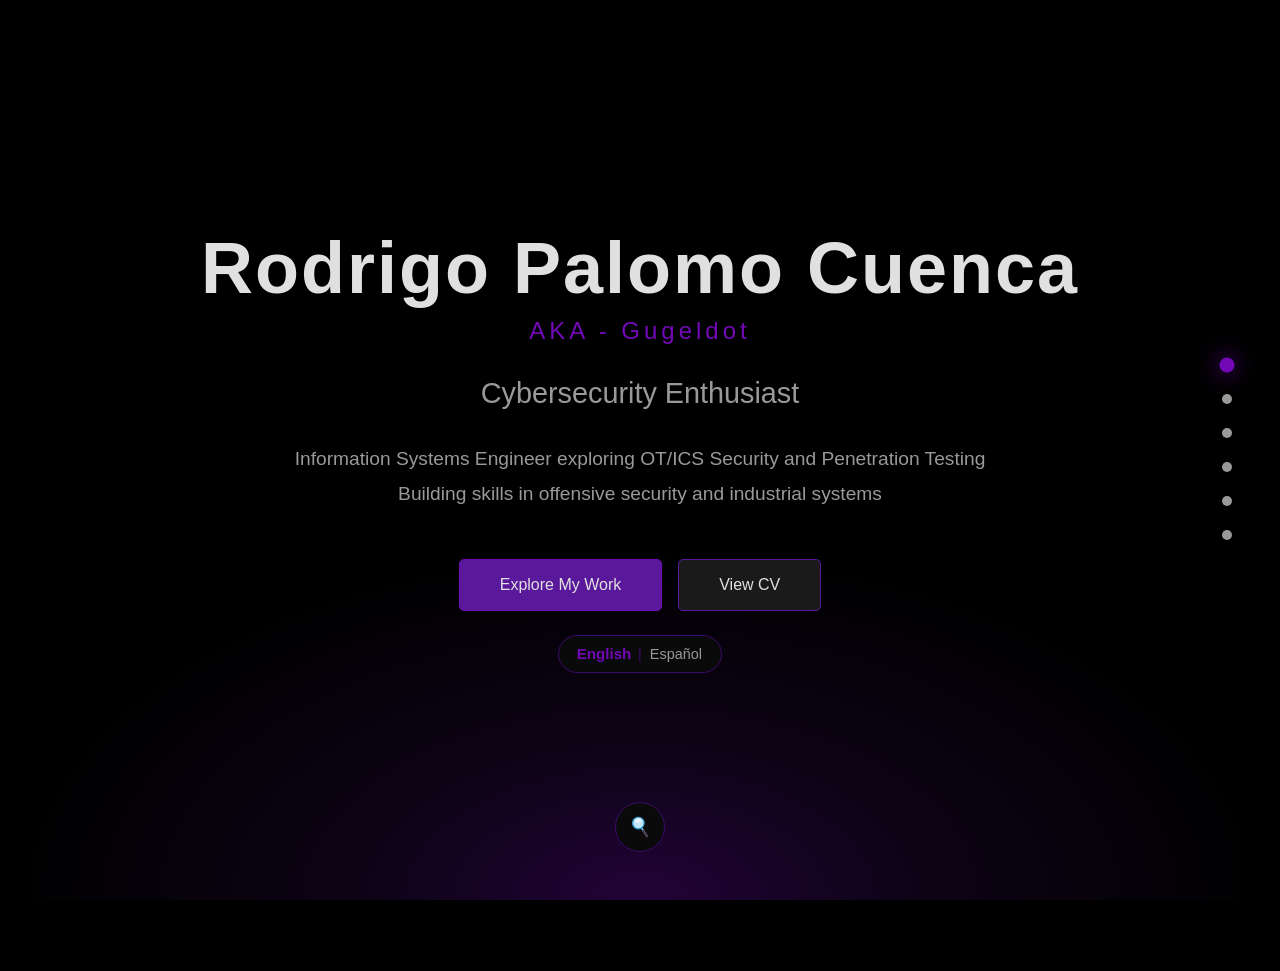
<file: index.html>
<!DOCTYPE html>
<html lang="en">
<head>
    <meta charset="UTF-8">
    <meta name="viewport" content="width=device-width, initial-scale=1.0">
    <meta name="description" content="Rodrigo Palomo Cuenca - Cybersecurity Enthusiast specializing in OT/ICS Security, Penetration Testing & DevSecOps">
    <meta name="author" content="Rodrigo Palomo Cuenca">
    <meta name="keywords" content="cybersecurity, penetration testing, OT/ICS security, DevSecOps, BadUSB, industrial security">
    <title>~/gugeldot</title>

    <link rel="icon" href="favicon.ico" sizes="any">
    <link rel="icon" type="image/png" sizes="32x32" href="resources/favicon/favicon-32x32.png">
    <link rel="icon" type="image/png" sizes="16x16" href="resources/favicon/favicon-16x16.png">
    <link rel="apple-touch-icon" href="resources/favicon/apple-touch-icon.png">
    <link rel="manifest" href="resources/favicon/site.webmanifest">

    <!-- Styles -->
    <link rel="stylesheet" href="css/styles.css">
</head>
<body>
    <!-- Animated background -->
    <div class="bg-animation" id="particles"></div>

    <!-- Main wrapper that shifts when sidebar opens -->
    <div class="main-wrapper" id="mainWrapper">

        <!-- Navigation dots -->
        <div class="nav-dots">
            <div class="nav-dot active" data-section="Home" data-index="0"></div>
            <div class="nav-dot" data-section="About" data-index="1"></div>
            <div class="nav-dot" data-section="Career" data-index="2"></div>
            <div class="nav-dot" data-section="Projects" data-index="3"></div>
            <div class="nav-dot" data-section="Repos" data-index="4"></div>
            <div class="nav-dot" data-section="Contact" data-index="5"></div>
        </div>

        <!-- Stage: slides vertically between the main line and the reports panel above it -->
        <div class="stage" id="stage">

        <!-- Reports panel (desktop): sits above the main horizontal line -->
        <aside class="reports-panel" id="reportsPanel" aria-hidden="true">
            <button class="reports-panel-back" onclick="closeReportsPanel()" aria-label="Back to portfolio" title="Back to portfolio">&darr;</button>
            <iframe id="reportsFrame" title="Reports" tabindex="-1"></iframe>
        </aside>

        <!-- Horizontal scroll container -->
        <div class="scroll-container" id="scrollContainer">

            <!-- Hero Section -->
            <section class="section">
                <div class="hero-content">
                    <h1>Rodrigo Palomo Cuenca</h1>
                    <p class="nickname">AKA - Gugeldot</p>
                    <p class="subtitle">Cybersecurity Enthusiast</p>
                    <p class="tagline">
                        Information Systems Engineer exploring OT/ICS Security and Penetration Testing<br>
                        Building skills in offensive security and industrial systems
                    </p>
                    <div class="cta-buttons">
                        <button class="cta-button primary" onclick="scrollToSection(1)" data-en="Explore My Work" data-es="Explora mi Trabajo">Explore My Work</button>
                        <button class="cta-button" onclick="openCVModal()" data-en="View CV" data-es="Ver CV">View CV</button>
                    </div>
                    <button class="language-toggle" id="languageToggle" onclick="toggleLanguage()">
                        <span class="lang-option active" data-lang="en">English</span>
                        <span class="lang-separator">|</span>
                        <span class="lang-option" data-lang="es">Español</span>
                    </button>
                </div>
            </section>

            <!-- About Section -->
            <section class="section">
                <div class="about-container">
                    <h2>About Me</h2>
                    <p class="about-subtitle">
                        Information Systems Engineer from University of Alcalá de Henares, Spain<br>
                        Currently pursuing Master's in Cybersecurity at UNIR, focusing on OT/ICS Security
                    </p>
                    <div class="about-grid">
                        <div class="skill-card" onclick="openSidebar('penetration')">
                            <h3 data-en="Penetration Testing" data-es="Pentesting">Penetration Testing</h3>
                            <p data-en="Learning offensive security methodologies and exploitation techniques" data-es="Aprendiendo metodologías de seguridad ofensiva y técnicas de explotación">Learning offensive security methodologies and exploitation techniques</p>
                        </div>
                        <div class="skill-card" onclick="openSidebar('hardware')">
                            <h3 data-en="Hardware Security" data-es="Seguridad de Hardware">Hardware Security</h3>
                            <p data-en="Researching BadUSB and embedded device security" data-es="Investigando BadUSB y seguridad de dispositivos embebidos">Researching BadUSB and embedded device security</p>
                        </div>
                        <div class="skill-card" onclick="openSidebar('ot')">
                            <h3 data-en="OT/ICS Security" data-es="Seguridad OT/ICS">OT/ICS Security</h3>
                            <p data-en="Exploring industrial protocols and SCADA systems" data-es="Explorando protocolos industriales y sistemas SCADA">Exploring industrial protocols and SCADA systems</p>
                        </div>
                        <div class="skill-card" onclick="openSidebar('devsecops')">
                            <h3 data-en="DevSecOps" data-es="DevSecOps">DevSecOps</h3>
                            <p data-en="Developing CI/CD security automation skills" data-es="Desarrollando habilidades en automatización de seguridad CI/CD">Developing CI/CD security automation skills</p>
                        </div>
                    </div>
                </div>
            </section>

            <!-- Roadmap Section -->
            <section class="section roadmap-section">
                <div class="roadmap-wrapper">
                    <h2>Career Roadmap</h2>
                    <div class="roadmap-container">
                        <div class="roadmap-canvas" id="roadmapCanvas">
                            <svg class="roadmap-svg" id="roadmapPath"></svg>
                            <div class="roadmap-checkpoints" id="roadmapCheckpoints"></div>
                        </div>
                    </div>
                </div>
            </section>

            <!-- Projects Section -->
            <section class="section projects-section">
                <div style="max-width: 1400px;">
                    <h2 style="font-size: 3rem; color: var(--text-primary); margin-bottom: 2rem; text-align: center;">
                        Academic & Research Projects
                    </h2>

                    <!-- Platform Links -->
                    <div class="platform-links">
                        <a href="https://app.hackthebox.com/public/users/2388245" class="platform-badge" target="_blank" rel="noopener noreferrer">
                            <img src="resources/hackthebox-logo.png" alt="HackTheBox" class="platform-logo">
                            <div class="platform-info">
                                <span class="platform-name">HackTheBox</span>
                                <span class="platform-username">@gugeldot</span>
                                <span class="platform-stats">+162 rooted machines • Prodigy I Rank</span>
                            </div>
                        </a>
                        <a href="https://tryhackme.com/p/gugeldot" class="platform-badge" target="_blank" rel="noopener noreferrer">
                            <img src="resources/tryhackme-logo.png" alt="TryHackMe" class="platform-logo">
                            <div class="platform-info">
                                <span class="platform-name">TryHackMe</span>
                                <span class="platform-username">@gugeldot</span>
                                <span class="platform-stats">Level Guru • Top 2% • 180+ rooms</span>
                            </div>
                        </a>
                        <a href="https://gugeldot.github.io/TuxSign/" class="platform-badge" target="_blank" rel="noopener noreferrer">
                            <img src="resources/tuxsign-logo.svg" alt="TuxSign" class="platform-logo">
                            <div class="platform-info">
                                <span class="platform-name">TuxSign</span>
                                <span class="platform-username" data-en="Open source project" data-es="Proyecto de código abierto">Open source project</span>
                                <span class="platform-stats" data-en="Sign PDFs with .p12 on Linux • PAdES • Flatpak" data-es="Firma PDF con .p12 en Linux • PAdES • Flatpak">Sign PDFs with .p12 on Linux • PAdES • Flatpak</span>
                            </div>
                        </a>
                        <a href="reports.html" class="platform-badge" id="reportsLink">
                            <img src="resources/sysreptor-icon.png" alt="SysReptor" class="platform-logo">
                            <div class="platform-info">
                                <span class="platform-name" data-en="Reports" data-es="Informes">Reports</span>
                                <span class="platform-username" data-en="Made with SysReptor" data-es="Hecho con SysReptor">Made with SysReptor</span>
                                <span class="platform-stats" data-en="12 machines • 6 labs • 2 study guides" data-es="12 máquinas • 6 labs • 2 guías de estudio">12 machines • 6 labs • 2 study guides</span>
                            </div>
                        </a>
                    </div>

                    <div class="projects-grid" style="margin-top: 3rem;">
                        <div class="project-card" onclick="openSidebar('tfg')">
                            <h3 data-en="Bachelor's Thesis: BadUSB Analysis" data-es="Trabajo Fin de Grado: Análisis de BadUSB">Bachelor's Thesis: BadUSB Analysis</h3>
                            <p class="project-meta">Universidad de Alcalá | 2026</p>
                            <p data-en="Comprehensive research on HID emulation devices analyzing attack vectors and mitigation strategies. Includes firmware analysis and detection techniques." data-es="Investigación exhaustiva sobre dispositivos de emulación HID analizando vectores de ataque y estrategias de mitigación. Incluye análisis de firmware y técnicas de detección.">Comprehensive research on HID emulation devices analyzing attack vectors and mitigation strategies. Includes firmware analysis and detection techniques.</p>
                            <p><strong style="color: var(--purple-accent);" data-en="Results:" data-es="Resultados:">Results:</strong> <span data-en="Proposed detection framework based on behavioral analysis" data-es="Marco de detección propuesto basado en análisis de comportamiento">Proposed detection framework based on behavioral analysis</span></p>
                            <div class="tech-tags">
                                <span class="tech-tag" data-en="Hardware Security" data-es="Seguridad Hardware">Hardware Security</span>
                                <span class="tech-tag" data-en="USB Protocol" data-es="Protocolo USB">USB Protocol</span>
                                <span class="tech-tag" data-en="Firmware Analysis" data-es="Análisis Firmware">Firmware Analysis</span>
                                <span class="tech-tag">Python</span>
                            </div>
                        </div>

                        <div class="project-card" onclick="openSidebar('tfm')">
                            <h3 data-en="Master's Thesis: AI-Assisted DevSecOps" data-es="Trabajo Fin de Máster: DevSecOps Asistido por IA">Master's Thesis: AI-Assisted DevSecOps</h3>
                            <p class="project-meta" data-en="UNIR | In Development | Expected 2027" data-es="UNIR | En Desarrollo | Previsto 2027">UNIR | In Development | Expected 2027</p>
                            <p data-en="Development of intelligent CI/CD pipeline integrating SAST and DAST with LLM assistance to optimize vulnerability detection and reduce false positives." data-es="Desarrollo de pipeline CI/CD inteligente integrando SAST y DAST con asistencia LLM para optimizar la detección de vulnerabilidades y reducir falsos positivos.">Development of intelligent CI/CD pipeline integrating SAST and DAST with LLM assistance to optimize vulnerability detection and reduce false positives.</p>
                            <p><strong style="color: var(--purple-accent);" data-en="Status:" data-es="Estado:">Status:</strong> <span data-en="Implementation phase - pipeline architecture completed" data-es="Fase de implementación - arquitectura del pipeline completada">Implementation phase - pipeline architecture completed</span></p>
                            <div class="tech-tags">
                                <span class="tech-tag">DevSecOps</span>
                                <span class="tech-tag">AI/LLM</span>
                                <span class="tech-tag">SAST/DAST</span>
                                <span class="tech-tag">CI/CD</span>
                                <span class="tech-tag">Python</span>
                            </div>
                        </div>

                        <div class="project-card" onclick="openSidebar('slys')">
                            <h3 data-en="SLYS: File Fragmentator" data-es="SLYS: Fragmentador de Archivos">SLYS: File Fragmentator</h3>
                            <p class="project-meta" data-en="Side Project | In Development | Open Source" data-es="Proyecto Personal | En Desarrollo | Código Abierto">Side Project | In Development | Open Source</p>
                            <p data-en="Privacy-focused file fragmentation and encryption tool with secure self-erasure mechanism. Requires password and seed for reconstruction." data-es="Herramienta de fragmentación y cifrado de archivos enfocada en privacidad con mecanismo de auto-borrado seguro. Requiere contraseña y semilla para reconstrucción.">Privacy-focused file fragmentation and encryption tool with secure self-erasure mechanism. Requires password and seed for reconstruction.</p>
                            <p><strong style="color: var(--purple-accent);" data-en="Features:" data-es="Características:">Features:</strong> <span data-en="Fragment encryption, seed generation, zero-overwrite deletion" data-es="Cifrado de fragmentos, generación de semilla, borrado con sobrescritura cero">Fragment encryption, seed generation, zero-overwrite deletion</span></p>
                            <div class="tech-tags">
                                <span class="tech-tag">Rust</span>
                                <span class="tech-tag" data-en="Cryptography" data-es="Criptografía">Cryptography</span>
                                <span class="tech-tag" data-en="Privacy Tools" data-es="Herramientas de Privacidad">Privacy Tools</span>
                                <span class="tech-tag" data-en="Secure Deletion" data-es="Borrado Seguro">Secure Deletion</span>
                            </div>
                        </div>

                        <div class="project-card project-card--upcoming" onclick="openSidebar('irongate')">
                            <span class="project-status-badge" data-en="Upcoming / Planned" data-es="Próximo / Planeado">Upcoming / Planned</span>
                            <h3 data-en="PROJECT IRONGATE" data-es="PROYECTO IRONGATE">PROJECT IRONGATE</h3>
                            <p class="project-meta" data-en="Side Project | Early Planning | OT/ICS Security" data-es="Proyecto Personal | Planteamiento Temprano | Seguridad OT/ICS">Side Project | Early Planning | OT/ICS Security</p>
                            <p data-en="Industrial protocol fuzzer (Modbus TCP, S7comm) in Rust for OT/ICS security research. Includes mutation engine and PLC anomaly detection." data-es="Fuzzer de protocolos industriales (Modbus TCP, S7comm) en Rust para investigación de seguridad OT/ICS. Incluye motor de mutación y detección de anomalías en PLC.">Industrial protocol fuzzer (Modbus TCP, S7comm) in Rust for OT/ICS security research. Includes mutation engine and PLC anomaly detection.</p>
                            <p><strong style="color: var(--purple-accent);" data-en="Goal:" data-es="Objetivo:">Goal:</strong> <span data-en="Publication at industrial security conferences (S4x, ICS-CERT)" data-es="Publicación en conferencias de seguridad industrial (S4x, ICS-CERT)">Publication at industrial security conferences (S4x, ICS-CERT)</span></p>
                            <div class="tech-tags">
                                <span class="tech-tag">Rust</span>
                                <span class="tech-tag">Fuzzing</span>
                                <span class="tech-tag">Modbus TCP</span>
                                <span class="tech-tag">S7comm</span>
                                <span class="tech-tag">OT/ICS</span>
                            </div>
                        </div>
                    </div>
                </div>
            </section>

            <!-- GitHub Repositories Section -->
            <section class="section">
                <div class="repos-wrapper">
                    <h2>GitHub Repositories</h2>
                    <div class="repos-filter">
                        <button class="filter-btn active" data-filter="pinned">Pinned</button>
                        <button class="filter-btn" data-filter="all">All Public</button>
                    </div>
                    <div class="repos-grid" id="reposGrid">
                        <div class="loading-spinner">
                            <div class="spinner"></div>
                            <p>Loading repositories...</p>
                        </div>
                    </div>
                </div>
            </section>

            <!-- Contact Section -->
            <section class="section">
                <div class="contact-container">
                    <h2>Get In Touch</h2>
                    <div class="heart-container">
                        <div class="heart"></div>
                    </div>
                    <p style="color: var(--text-secondary); font-size: 1.2rem; margin-bottom: 2rem;">
                        Interested in collaboration or have questions? Let's connect.
                    </p>
                    <div class="contact-links">
                        <a href="mailto:gugeldot23@gmail.com" class="contact-link">
                            <img src="resources/gmail.webp" alt="Gmail" class="contact-icon">
                            <span>Email</span>
                        </a>
                        <a href="https://github.com/gugeldot" class="contact-link" target="_blank">
                            <img src="resources/github.webp" alt="GitHub" class="contact-icon">
                            <span>GitHub</span>
                        </a>
                        <a href="https://linkedin.com/in/rodrigo-palomo-cuenca" class="contact-link" target="_blank">
                            <img src="resources/linkedin.webp" alt="LinkedIn" class="contact-icon">
                            <span>LinkedIn</span>
                        </a>
                    </div>
                    <p style="color: var(--text-secondary); margin-top: 3rem; font-size: 0.9rem;">
                        © 2026 Rodrigo Palomo Cuenca<br>
                        Cybersecurity Enthusiast
                    </p>
                    <div class="claude-badge claude-badge--footer">
                        <span></span>
                        <img src="resources/claude.png" alt="Claude AI" class="claude-icon">
                    </div>
                </div>
            </section>
        </div>

        </div><!-- /stage -->

        <!-- Search Container -->
        <div class="search-container">
            <input type="text" class="search-box" placeholder="Search in Portfolio" id="searchInput" autocomplete="off">
            <div class="search-results" id="searchResults"></div>
        </div>

        <!-- Duck Image (appears on contact section) -->
        <img src="resources/duck.png" alt="Duck" class="duck-image" id="duckImage">

    </div>

    <!-- Sidebar Modal -->
    <div class="sidebar-modal" id="sidebarModal">
        <span class="sidebar-close" onclick="closeSidebar()">&times;</span>
        <div class="sidebar-content" id="sidebarContent"></div>
    </div>

    <!-- CV Modal -->
    <div class="cv-modal" id="cvModal">
        <div class="cv-content">
            <div class="cv-header">
                <h3>Curriculum Vitae - Rodrigo Palomo Cuenca</h3>
                <button class="cv-close" onclick="closeCVModal()">Close</button>
            </div>
            <iframe src="https://drive.google.com/file/d/1xqzxs2IJRaWtPByku18_L65hoMltJPDM/preview" allow="autoplay"></iframe>
        </div>
    </div>

    <!-- JavaScript Modules -->
    <script src="js/particles.js"></script>
    <script src="js/navigation.js"></script>
    <script src="js/sidebar.js"></script>
    <script src="js/roadmap.js"></script>
    <script src="js/search.js"></script>
    <script src="js/cv-modal.js"></script>
    <script src="js/mobile-detection.js"></script>
    <script src="js/claude-badge.js"></script>
    <script src="js/github-repos.js"></script>
    <script src="js/language.js"></script>
    <script src="js/reports-panel.js"></script>
    <script src="js/app.js"></script>
</body>
</html>
</file>
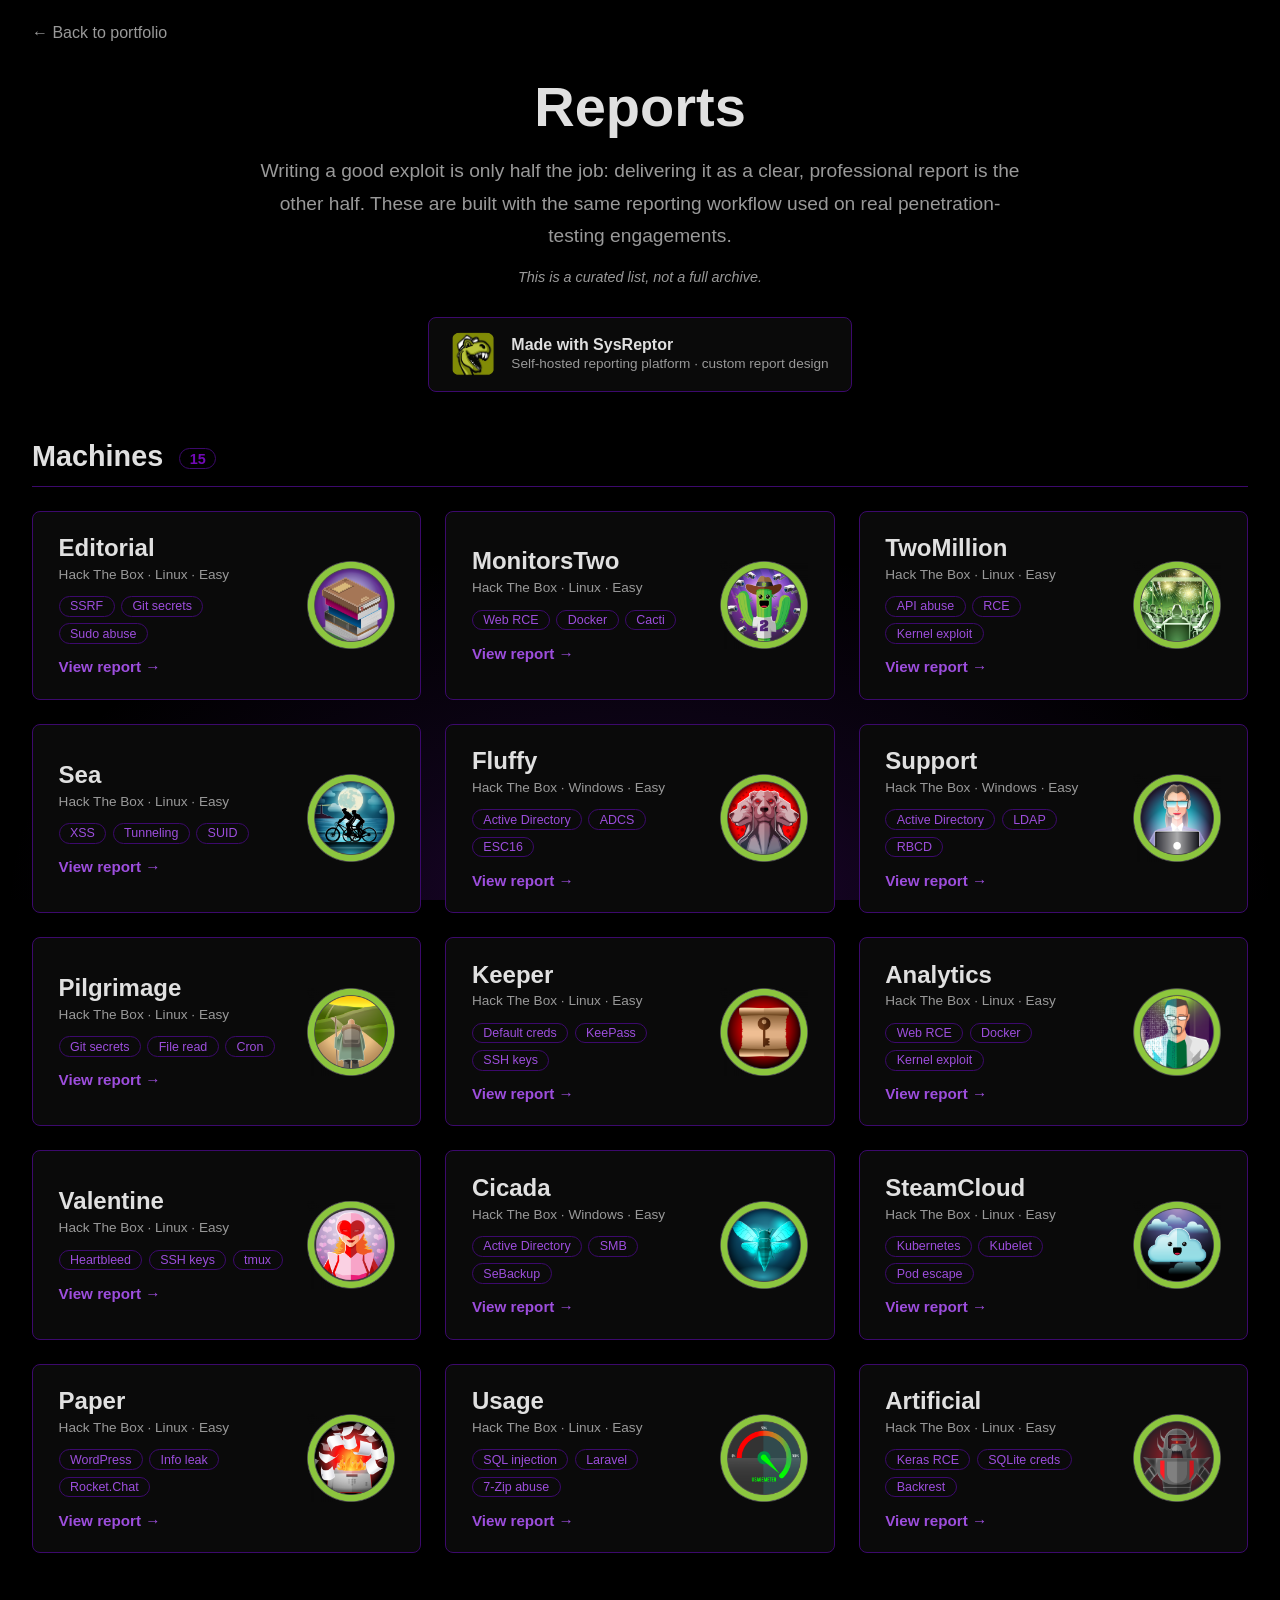
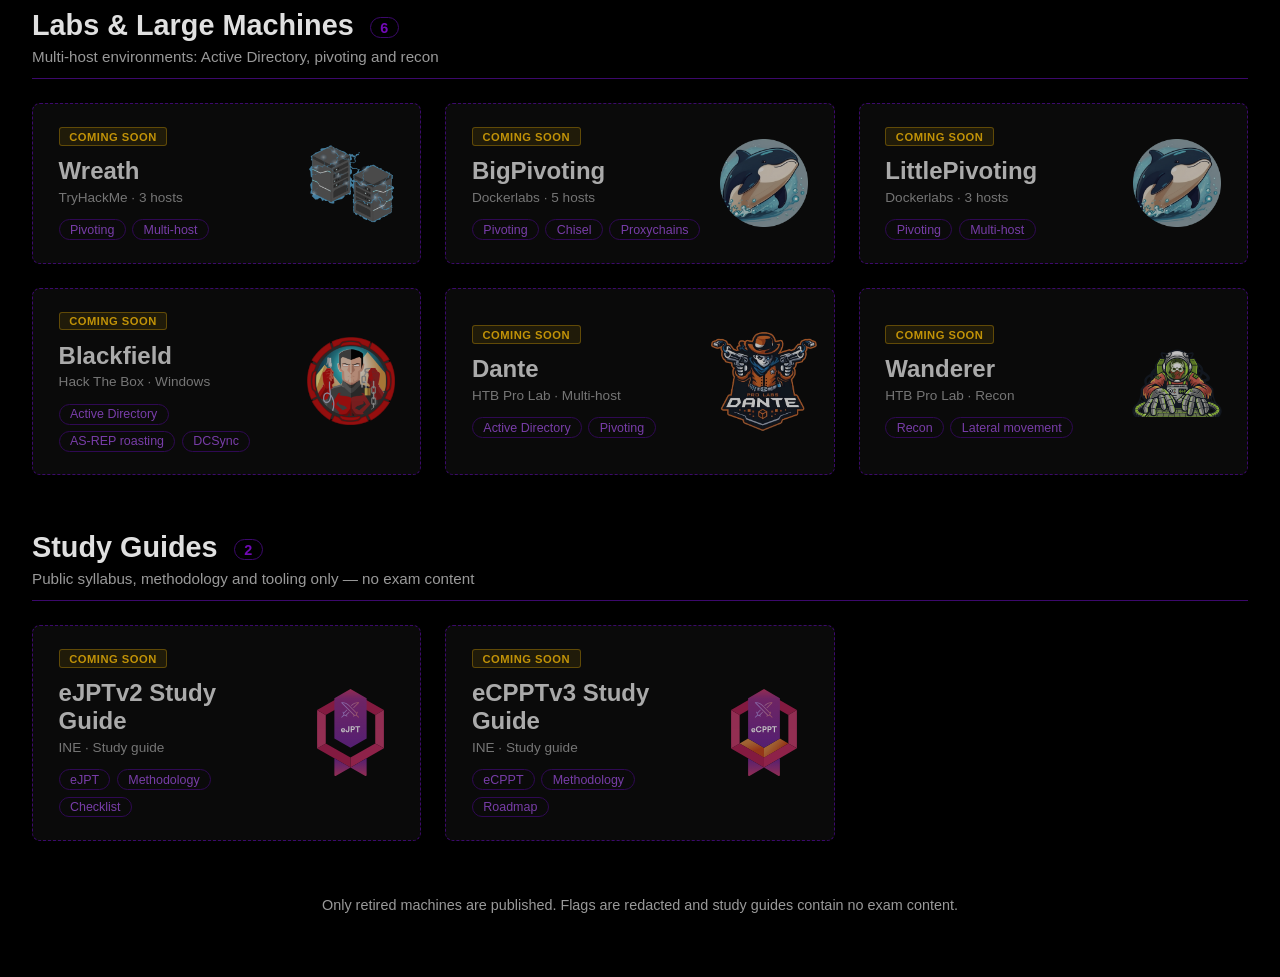
<file: reports.html>
<!DOCTYPE html>
<html lang="en">
<head>
    <meta charset="UTF-8">
    <meta name="viewport" content="width=device-width, initial-scale=1.0">
    <meta name="description" content="Penetration-test reports (machines, labs and study guides) by Rodrigo Palomo Cuenca (Gugeldot), written with SysReptor.">
    <meta name="author" content="Rodrigo Palomo Cuenca">
    <title>reports // gugeldot</title>

    <link rel="icon" href="favicon.ico" sizes="any">
    <link rel="icon" type="image/png" sizes="32x32" href="resources/favicon/favicon-32x32.png">
    <link rel="icon" type="image/png" sizes="16x16" href="resources/favicon/favicon-16x16.png">
    <link rel="apple-touch-icon" href="resources/favicon/apple-touch-icon.png">
    <link rel="manifest" href="resources/favicon/site.webmanifest">

    <script>if (new URLSearchParams(location.search).has('embed')) document.documentElement.classList.add('embed');</script>
    <link rel="stylesheet" href="css/reports.css">
</head>
<body>
    <header class="reports-header">
        <a href="index.html" class="back-link" id="backLink" data-en="&larr; Back to portfolio" data-es="&larr; Volver al portfolio">&larr; Back to portfolio</a>
    </header>

    <main class="reports-page">
        <section class="reports-hero">
            <h1>Reports</h1>
            <p class="reports-subtitle" data-en="Writing a good exploit is only half the job: delivering it as a clear, professional report is the other half. These are built with the same reporting workflow used on real penetration-testing engagements."
                data-es="Encontrar el exploit es solo la mitad del trabajo: entregarlo como un informe claro y profesional es la otra mitad. Están redactados con el mismo flujo de reporting que se usa en un pentest real.">
                Writing a good exploit is only half the job: delivering it as a clear, professional report is the other half. These are built with the same reporting workflow used on real penetration-testing engagements.
            </p>

            <p class="reports-curated-note" data-en="This is a curated list, not a full archive." data-es="Esta es una lista curada, no un archivo completo.">
                This is a curated list, not a full archive.
            </p>

            <a href="https://docs.sysreptor.com/" class="sysreptor-badge" target="_blank" rel="noopener noreferrer">
                <img src="resources/sysreptor-icon.png" alt="SysReptor" class="sysreptor-icon">
                <span>
                    <strong data-en="Made with SysReptor" data-es="Hecho con SysReptor">Made with SysReptor</strong>
                    <small data-en="Self-hosted reporting platform &middot; custom report design"
                        data-es="Plataforma de reporting autoalojada &middot; diseño de informe propio">Self-hosted reporting platform &middot; custom report design</small>
                </span>
            </a>
        </section>

        <section class="reports-groups" id="reportsGrid"></section>

        <p class="reports-footnote" data-en="Only retired machines are published. Flags are redacted and study guides contain no exam content."
            data-es="Solo se publican máquinas retiradas. Las flags están censuradas y las guías no contienen contenido de examen.">
            Only retired machines are published. Flags are redacted and study guides contain no exam content.
        </p>
    </main>

    <!-- PDF viewer -->
    <div class="pdf-modal" id="pdfModal" role="dialog" aria-modal="true">
        <div class="pdf-content">
            <div class="pdf-header">
                <div class="pdf-title-wrap">
                    <h3 id="pdfTitle"></h3>
                    <button type="button" class="pdf-checksum" id="pdfChecksum" hidden></button>
                </div>
                <div class="pdf-actions">
                    <a id="pdfOpen" class="pdf-btn" target="_blank" rel="noopener noreferrer" data-en="Open in new tab" data-es="Abrir en pestaña nueva">Open in new tab</a>
                    <a id="pdfDownload" class="pdf-btn" download data-en="Download" data-es="Descargar">Download</a>
                    <button class="pdf-btn pdf-btn--close" onclick="closePdfModal()" data-en="Close" data-es="Cerrar">Close</button>
                </div>
            </div>
            <iframe id="pdfFrame" title="Report PDF"></iframe>
        </div>
    </div>

    <script src="js/reports.js"></script>
</body>
</html>
</file>
<file: css/styles.css>
/* ==========================================================================
   Variables & Reset
   ========================================================================== */

* {
    margin: 0;
    padding: 0;
    box-sizing: border-box;
    -webkit-tap-highlight-color: transparent;
}

:root {
    --bg-primary: #000000;
    --bg-secondary: #0a0a0a;
    --bg-tertiary: #1a1a1a;
    --purple-deep: #5a189a;
    --purple-accent: #7209b7;
    --purple-muted: #3c096c;
    --text-primary: #e0e0e0;
    --text-secondary: #999999;
    --accent-subtle: #9d4edd;
}

body {
    font-family: 'Segoe UI', Tahoma, Geneva, Verdana, sans-serif;
    background: var(--bg-primary);
    color: var(--text-primary);
    overflow: hidden;
    height: 100vh;
    position: relative;
}

body::before {
    content: '';
    position: fixed;
    bottom: 0;
    left: 0;
    width: 100%;
    height: 40%;
    background: radial-gradient(ellipse at bottom, rgba(114, 9, 183, 0.3) 0%, rgba(90, 24, 154, 0.15) 30%, transparent 70%);
    pointer-events: none;
    z-index: 0;
}

/* ==========================================================================
   Background Animation
   ========================================================================== */

.bg-animation {
    position: fixed;
    top: 0;
    left: 0;
    width: 100%;
    height: 100%;
    pointer-events: none;
    z-index: 0;
    overflow: hidden;
}

.particle {
    position: absolute;
    background: var(--purple-deep);
    border-radius: 50%;
    opacity: 0;
    animation: float linear infinite;
    box-shadow: 0 0 12px rgba(90, 24, 154, 0.5), 0 0 20px rgba(114, 9, 183, 0.3);
    transform: translateY(100vh);
}

.particle-glow {
    background: var(--purple-accent);
    box-shadow: 0 0 20px var(--purple-accent),
                0 0 35px rgba(114, 9, 183, 0.6),
                0 0 50px rgba(157, 78, 221, 0.4);
    animation: floatGlow linear infinite;
    opacity: 0;
    transform: translateY(100vh);
}

.particle-drift {
    position: absolute;
    background: var(--purple-accent);
    border-radius: 50%;
    opacity: 0;
    animation: drift linear infinite;
    box-shadow: 0 0 15px rgba(114, 9, 183, 0.7),
                0 0 25px rgba(157, 78, 221, 0.5);
    transform: translateX(-100vw);
}

@keyframes float {
    0% {
        transform: translateY(100vh) scale(0) rotate(0deg);
        opacity: 0;
    }
    10% {
        opacity: var(--particle-opacity, 0.2);
    }
    90% {
        opacity: var(--particle-opacity, 0.2);
    }
    100% {
        transform: translateY(-100vh) scale(1) rotate(360deg);
        opacity: 0;
    }
}

@keyframes floatGlow {
    0% {
        transform: translateY(100vh) scale(0);
        opacity: 0;
        filter: brightness(1);
    }
    10% {
        opacity: 0.4;
    }
    50% {
        filter: brightness(1.5);
    }
    90% {
        opacity: 0.4;
    }
    100% {
        transform: translateY(-100vh) scale(1.2);
        opacity: 0;
        filter: brightness(1);
    }
}

@keyframes drift {
    0% {
        transform: translateX(-100vw) translateY(0);
        opacity: 0;
    }
    10% {
        opacity: 0.3;
    }
    50% {
        transform: translateX(50vw) translateY(-20px);
    }
    90% {
        opacity: 0.3;
    }
    100% {
        transform: translateX(200vw) translateY(0);
        opacity: 0;
    }
}

/* ==========================================================================
   Layout Structure
   ========================================================================== */

.main-wrapper {
    position: relative;
    z-index: 1;
    transition: transform 0.4s cubic-bezier(0.76, 0, 0.24, 1);
}

.main-wrapper.sidebar-open {
    transform: translateX(-400px);
}

.scroll-container {
    display: flex;
    height: 100vh;
    transition: transform 0.8s cubic-bezier(0.76, 0, 0.24, 1);
}

.section {
    min-width: 100vw;
    height: 100vh;
    display: flex;
    align-items: center;
    justify-content: center;
    padding: 4rem;
    position: relative;
}

/* Pins the title near the top (like the taller Projects section naturally
   ends up) so the roadmap keeps the rest of the viewport for its content. */
.section.roadmap-section {
    align-items: flex-start;
}

/* ==========================================================================
   Navigation Dots
   ========================================================================== */

.nav-dots {
    position: fixed;
    right: 3rem;
    top: 50%;
    transform: translateY(-50%);
    z-index: 1000;
    display: flex;
    flex-direction: column;
    gap: 1.5rem;
}

.nav-dot {
    width: 10px;
    height: 10px;
    border-radius: 50%;
    background: var(--text-secondary);
    cursor: pointer;
    transition: all 0.3s;
    position: relative;
}

.nav-dot::before {
    content: attr(data-section);
    position: absolute;
    right: 2rem;
    white-space: nowrap;
    color: var(--text-secondary);
    font-size: 0.9rem;
    opacity: 0;
    transition: opacity 0.3s;
}

.nav-dot:hover::before {
    opacity: 1;
}

.nav-dot.active {
    background: var(--purple-accent);
    box-shadow: 0 0 15px var(--purple-accent);
    transform: scale(1.5);
}

/* ==========================================================================
   Hero Section
   ========================================================================== */

.hero-content {
    text-align: center;
    max-width: 900px;
}

.hero-content h1 {
    font-size: 4.5rem;
    font-weight: 800;
    color: var(--text-primary);
    margin-bottom: 0.5rem;
    letter-spacing: 2px;
    white-space: nowrap;
}

.hero-content .nickname {
    font-size: 1.5rem;
    color: var(--purple-accent);
    margin-bottom: 2rem;
    font-weight: 300;
    letter-spacing: 4px;
}

.hero-content .subtitle {
    font-size: 1.8rem;
    color: var(--text-secondary);
    margin-bottom: 2rem;
}

.hero-content .tagline {
    font-size: 1.2rem;
    color: var(--text-secondary);
    margin-bottom: 3rem;
    line-height: 1.8;
}

.cta-buttons {
    display: flex;
    gap: 1rem;
    justify-content: center;
    flex-wrap: wrap;
}

.cta-button {
    background: var(--bg-tertiary);
    color: var(--text-primary);
    padding: 1rem 2.5rem;
    border: 1px solid var(--purple-deep);
    border-radius: 5px;
    font-size: 1rem;
    cursor: pointer;
    transition: all 0.3s;
}

.cta-button:hover {
    background: var(--purple-muted);
    border-color: var(--purple-accent);
    box-shadow: 0 5px 20px rgba(90, 24, 154, 0.3);
}

.cta-button.primary {
    background: var(--purple-deep);
    border-color: var(--purple-accent);
}

.cta-button.primary:hover {
    background: var(--purple-accent);
    box-shadow: 0 5px 20px rgba(114, 9, 183, 0.5);
}

/* ==========================================================================
   About Section
   ========================================================================== */

.about-container {
    max-width: 1200px;
    background: var(--bg-secondary);
    border: 1px solid var(--purple-muted);
    border-radius: 10px;
    padding: 3rem;
}

.about-container h2 {
    font-size: 3rem;
    color: var(--text-primary);
    margin-bottom: 1rem;
    text-align: center;
}

.about-subtitle {
    text-align: center;
    color: var(--text-secondary);
    margin-bottom: 3rem;
    font-size: 1.1rem;
}

.about-grid {
    display: grid;
    grid-template-columns: repeat(auto-fit, minmax(280px, 1fr));
    gap: 2rem;
}

.skill-card {
    background: var(--bg-tertiary);
    padding: 2rem;
    border-radius: 8px;
    border: 1px solid var(--purple-muted);
    transition: all 0.3s;
    cursor: pointer;
    text-align: center;
}

.skill-card:hover {
    transform: translateY(-8px);
    box-shadow: 0 8px 25px rgba(90, 24, 154, 0.3);
    border-color: var(--purple-accent);
}

.skill-icon {
    font-size: 3rem;
    margin-bottom: 1rem;
    filter: grayscale(0.3);
}

.skill-card h3 {
    color: var(--purple-accent);
    margin-bottom: 0.8rem;
    font-size: 1.3rem;
}

.skill-card p {
    color: var(--text-secondary);
    font-size: 0.95rem;
    line-height: 1.6;
}

/* ==========================================================================
   Career Roadmap - 3 straight scrollable timelines with checkpoints
   ========================================================================== */

/* No max-width, unlike the site's other section wrappers: the roadmap is
   the one component that genuinely benefits from the full window width -
   ~14 milestones need the room, and roadmap.js's adaptive scale (see
   --roadmap-scale) is what was actually keeping it from overflowing, not
   this cap. */
.roadmap-wrapper {
    width: 100%;
}

.roadmap-wrapper h2 {
    font-size: 3rem;
    color: var(--text-primary);
    margin-bottom: 1.5rem;
    text-align: center;
}

/* Scrollable viewport - the canvas inside is sized in real pixels by JS
   (computeCareerLayout in roadmap.js) and can exceed this width, so the
   roadmap never has to compress nodes to fit; it scrolls instead. */
.roadmap-container {
    position: relative;
    width: 100%;
    overflow-x: auto;
    overflow-y: hidden;
    padding: 0.5rem 0 1rem;
}

/* --roadmap-scale is set by roadmap.js (computeCareerLayout) to whatever
   factor lets ~14 milestones fit the actual window width without either
   overlapping or forcing a horizontal scrollbar: 1 at the ideal spacing,
   shrinking (down to 0.6) on a narrower window, growing (up to 1.3) on a
   wide one. Every size below that depends on node spacing reads it. */
.roadmap-canvas {
    position: relative;
    --roadmap-scale: 1;
}

/* Lane label sits directly above its own line, in a reserved vertical band
   (labelClearance in roadmap.js), so it can never collide with the
   previous lane's content below it. */
.lane-label {
    position: absolute;
    white-space: nowrap;
    color: var(--purple-accent);
    font-size: calc(1.05rem * var(--roadmap-scale));
    font-weight: 700;
    text-transform: uppercase;
    letter-spacing: 1px;
    line-height: 1.3;
}

.checkpoint-org {
    color: var(--purple-accent);
    font-size: calc(0.78rem * var(--roadmap-scale));
    font-weight: 600;
    margin-bottom: 0.2rem;
}

.checkpoint--tbd.status-planned .checkpoint-marker {
    border-style: dashed;
}

.roadmap-svg {
    position: absolute;
    top: 0;
    left: 0;
    display: block;
    z-index: 1;
}

/* "Present" marker - crosses all 3 lanes at today's date */
.today-line {
    stroke: #ff3b3b;
    stroke-width: 2;
    stroke-dasharray: 5 7;
}

.today-label {
    position: absolute;
    /* transform is fully owned by roadmap.js (build/reveal/hide all set it
       inline, combining the -50%/-100% anchor with the slide-in travel) */
    color: #ff5555;
    font-size: 0.75rem;
    font-weight: 700;
    text-transform: uppercase;
    letter-spacing: 1px;
    white-space: nowrap;
}

.roadmap-checkpoints {
    position: absolute;
    top: 0;
    left: 0;
    width: 100%;
    height: 100%;
    z-index: 2;
}

.roadmap-checkpoint {
    position: absolute;
    transform: translate(-50%, -50%);
    cursor: pointer;
    transition: all 0.3s;
}

.checkpoint-marker {
    width: calc(47px * var(--roadmap-scale));
    height: calc(47px * var(--roadmap-scale));
    border-radius: 50%;
    display: flex;
    align-items: center;
    justify-content: center;
    font-size: calc(1.35rem * var(--roadmap-scale));
    font-weight: bold;
    position: relative;
    transition: all 0.3s;
}

.status-completed .checkpoint-marker {
    background: linear-gradient(135deg, #4caf50, #2e7d32);
    color: white;
    box-shadow: 0 0 20px rgba(76, 175, 80, 0.5);
    border: 3px solid #66bb6a;
}

.status-in-progress .checkpoint-marker {
    background: linear-gradient(135deg, #ffc107, #ff9800);
    color: white;
    box-shadow: 0 0 20px rgba(255, 193, 7, 0.5);
    border: 3px solid #ffca28;
    animation: pulse 2s infinite;
}

.status-planned .checkpoint-marker {
    background: var(--bg-secondary);
    color: var(--purple-accent);
    border: 3px solid var(--purple-muted);
    box-shadow: 0 0 15px rgba(90, 24, 154, 0.3);
}

@keyframes pulse {
    0%, 100% {
        transform: scale(1);
        box-shadow: 0 0 20px rgba(255, 193, 7, 0.5);
    }
    50% {
        transform: scale(1.1);
        box-shadow: 0 0 30px rgba(255, 193, 7, 0.8);
    }
}

.checkpoint-marker:hover {
    transform: scale(1.2);
}

.checkpoint-content {
    position: absolute;
    top: calc(74px * var(--roadmap-scale));
    left: 50%;
    transform: translateX(-50%);
    text-align: center;
    white-space: normal;
    width: calc(112px * var(--roadmap-scale));
}

.checkpoint-title {
    color: var(--text-primary);
    font-size: calc(0.98rem * var(--roadmap-scale));
    font-weight: bold;
    line-height: 1.25;
    margin-bottom: 0.25rem;
}

.checkpoint-date {
    color: var(--text-secondary);
    font-size: calc(0.8rem * var(--roadmap-scale));
    line-height: 1.2;
}

.checkpoint-tooltip {
    position: absolute;
    display: none;
    background: var(--bg-secondary);
    border: 2px solid var(--purple-accent);
    border-radius: 8px;
    padding: 1rem;
    width: 280px;
    opacity: 0;
    visibility: hidden;
    transition: opacity 0.3s ease;
    z-index: 10000;
    box-shadow: 0 10px 30px rgba(0, 0, 0, 0.8);
    pointer-events: none;
    bottom: calc(100% + 15px);
    left: 50%;
    transform: translateX(-50%);
}

.checkpoint-tooltip::after {
    content: '';
    position: absolute;
    top: 100%;
    left: 50%;
    transform: translateX(-50%);
    border: 10px solid transparent;
    border-top-color: var(--purple-accent);
}

/* Near either edge of the canvas, a centered 280px tooltip would overflow
   past it (growing .roadmap-container's scrollbar on hover) - open it
   inward instead, and move the pointer arrow to keep tracking the node. */
.roadmap-checkpoint.tooltip-start .checkpoint-tooltip {
    left: 0;
    transform: none;
}

.roadmap-checkpoint.tooltip-start .checkpoint-tooltip::after {
    left: 20px;
    transform: none;
}

.roadmap-checkpoint.tooltip-end .checkpoint-tooltip {
    left: auto;
    right: 0;
    transform: none;
}

.roadmap-checkpoint.tooltip-end .checkpoint-tooltip::after {
    left: auto;
    right: 20px;
    transform: none;
}

.checkpoint-tooltip h4 {
    color: var(--purple-accent);
    font-size: 1rem;
    margin-bottom: 0.5rem;
}

.checkpoint-tooltip p {
    color: var(--text-secondary);
    font-size: 0.85rem;
    line-height: 1.5;
    margin-bottom: 0.5rem;
}

.checkpoint-status {
    display: inline-block;
    padding: 0.3rem 0.8rem;
    border-radius: 3px;
    font-size: 0.75rem;
    text-transform: uppercase;
    font-weight: bold;
}

.status-completed .checkpoint-status {
    background: rgba(76, 175, 80, 0.2);
    color: #4caf50;
    border: 1px solid #4caf50;
}

.status-in-progress .checkpoint-status {
    background: rgba(255, 193, 7, 0.2);
    color: #ffc107;
    border: 1px solid #ffc107;
}

.status-planned .checkpoint-status {
    background: rgba(90, 24, 154, 0.2);
    color: var(--purple-accent);
    border: 1px solid var(--purple-muted);
}

/* ==========================================================================
   Projects Section
   ========================================================================== */

.projects-grid {
    display: grid;
    grid-template-columns: repeat(2, 1fr);
    gap: 2rem;
    max-width: 1400px;
}

.project-card {
    background: var(--bg-secondary);
    border: 1px solid var(--purple-muted);
    border-radius: 8px;
    padding: 2rem;
    cursor: pointer;
    transition: all 0.3s;
    position: relative;
    overflow: hidden;
}

.project-card::before {
    content: '';
    position: absolute;
    top: 0;
    left: -100%;
    width: 100%;
    height: 100%;
    background: linear-gradient(90deg, transparent, rgba(90, 24, 154, 0.15), transparent);
    transition: left 0.5s;
}

.project-card:hover::before {
    left: 100%;
}

.project-card:hover {
    transform: translateY(-8px);
    box-shadow: 0 15px 40px rgba(90, 24, 154, 0.3);
    border-color: var(--purple-accent);
}

.project-card h3 {
    color: var(--text-primary);
    font-size: 1.8rem;
    margin-bottom: 0.5rem;
}

.project-card--upcoming {
    border-style: dashed;
    opacity: 0.85;
}

.project-status-badge {
    display: inline-block;
    background: rgba(255, 193, 7, 0.12);
    color: #ffc107;
    border: 1px solid rgba(255, 193, 7, 0.4);
    padding: 0.25rem 0.7rem;
    border-radius: 3px;
    font-size: 0.75rem;
    font-weight: 600;
    text-transform: uppercase;
    letter-spacing: 0.5px;
    margin-bottom: 0.8rem;
}

.project-meta {
    color: var(--purple-accent);
    font-size: 0.9rem;
    margin-bottom: 1rem;
}

.project-card p {
    color: var(--text-secondary);
    line-height: 1.8;
    margin-bottom: 1rem;
}

.tech-tags {
    display: flex;
    flex-wrap: wrap;
    gap: 0.5rem;
    margin-top: 1rem;
}

.tech-tag {
    background: rgba(90, 24, 154, 0.15);
    color: var(--purple-accent);
    padding: 0.3rem 0.8rem;
    border-radius: 3px;
    font-size: 0.85rem;
    border: 1px solid var(--purple-muted);
}

/* ==========================================================================
   Platform Links (HTB & THM)
   ========================================================================== */

.platform-links {
    display: grid;
    grid-template-columns: repeat(4, minmax(0, 1fr));
    gap: 1rem;
    margin-top: 2rem;
    max-width: 1300px;
    margin-left: auto;
    margin-right: auto;
}

@media (max-width: 1100px) {
    .platform-links { grid-template-columns: repeat(2, minmax(0, 1fr)); }
}

.platform-badge {
    display: flex;
    align-items: center;
    gap: 1.2rem;
    background: var(--bg-secondary);
    padding: 1.25rem 1.25rem;
    border: 1px solid var(--purple-muted);
    border-radius: 8px;
    text-decoration: none;
    transition: all 0.3s;
    color: var(--text-primary);
}

.platform-badge:hover {
    transform: translateY(-5px);
    box-shadow: 0 8px 25px rgba(90, 24, 154, 0.3);
    border-color: var(--purple-accent);
}

.platform-logo {
    width: 48px;
    height: 48px;
    object-fit: contain;
    filter: grayscale(0.2);
    transition: filter 0.3s;
}

.platform-badge:hover .platform-logo {
    filter: grayscale(0);
}

.platform-info {
    display: flex;
    flex-direction: column;
    align-items: flex-start;
}

.platform-name {
    font-size: 1.1rem;
    color: var(--text-primary);
    font-weight: bold;
}

.platform-username {
    font-size: 0.85rem;
    color: var(--text-secondary);
    margin-top: 0.2rem;
}

.platform-stats {
    font-size: 0.95rem;
    color: var(--purple-bright);
    margin-top: 0.5rem;
    display: block;
    font-weight: 500;
    line-height: 1.4;
}

/* ==========================================================================
   GitHub Repositories Section
   ========================================================================== */

.repos-wrapper {
    width: 100%;
    max-width: 1400px;
}

.repos-wrapper h2 {
    font-size: 3rem;
    color: var(--text-primary);
    margin-bottom: 2rem;
    text-align: center;
}

.repos-filter {
    display: flex;
    justify-content: center;
    gap: 1rem;
    margin-bottom: 2rem;
}

.filter-btn {
    background: var(--bg-secondary);
    color: var(--text-primary);
    padding: 0.8rem 2rem;
    border: 1px solid var(--purple-muted);
    border-radius: 8px;
    font-size: 1rem;
    cursor: pointer;
    transition: all 0.3s;
}

.filter-btn:hover {
    border-color: var(--purple-accent);
    box-shadow: 0 5px 15px rgba(90, 24, 154, 0.3);
}

.filter-btn.active {
    background: var(--purple-deep);
    border-color: var(--purple-accent);
    box-shadow: 0 5px 20px rgba(114, 9, 183, 0.5);
}

.repos-grid {
    display: grid;
    grid-template-columns: repeat(auto-fill, minmax(350px, 1fr));
    gap: 1.5rem;
    max-height: 60vh;
    overflow-y: auto;
    padding: 1rem;
}

.repo-card {
    background: var(--bg-secondary);
    border: 1px solid var(--purple-muted);
    border-radius: 8px;
    padding: 1.5rem;
    transition: all 0.3s;
    cursor: pointer;
    position: relative;
}

.repo-card:hover {
    transform: translateY(-5px);
    box-shadow: 0 8px 25px rgba(90, 24, 154, 0.3);
    border-color: var(--purple-accent);
}

.repo-card.pinned::after {
    content: '📌';
    position: absolute;
    top: 1rem;
    right: 1rem;
    font-size: 1.2rem;
}

.repo-header {
    display: flex;
    align-items: center;
    gap: 0.5rem;
    margin-bottom: 0.8rem;
}

.repo-name {
    color: var(--purple-accent);
    font-size: 1.2rem;
    font-weight: 600;
    text-decoration: none;
    transition: color 0.3s;
}

.repo-name:hover {
    color: var(--accent-subtle);
}

.repo-visibility {
    background: rgba(90, 24, 154, 0.2);
    color: var(--purple-accent);
    padding: 0.2rem 0.6rem;
    border-radius: 12px;
    font-size: 0.7rem;
    text-transform: uppercase;
    border: 1px solid var(--purple-muted);
}

.repo-description {
    color: var(--text-secondary);
    font-size: 0.9rem;
    line-height: 1.6;
    margin-bottom: 1rem;
    min-height: 40px;
}

.repo-stats {
    display: flex;
    gap: 1.5rem;
    font-size: 0.85rem;
    color: var(--text-secondary);
    margin-top: 1rem;
}

.repo-stat {
    display: flex;
    align-items: center;
    gap: 0.3rem;
}

.repo-language {
    display: inline-flex;
    align-items: center;
    gap: 0.4rem;
    background: rgba(90, 24, 154, 0.15);
    padding: 0.3rem 0.8rem;
    border-radius: 12px;
    font-size: 0.8rem;
    color: var(--text-primary);
    border: 1px solid var(--purple-muted);
}

.language-dot {
    width: 10px;
    height: 10px;
    border-radius: 50%;
}

.loading-spinner {
    text-align: center;
    padding: 3rem;
    grid-column: 1 / -1;
}

.spinner {
    width: 50px;
    height: 50px;
    border: 4px solid var(--bg-tertiary);
    border-top-color: var(--purple-accent);
    border-radius: 50%;
    animation: spin 1s linear infinite;
    margin: 0 auto 1rem;
}

@keyframes spin {
    to { transform: rotate(360deg); }
}

.loading-spinner p {
    color: var(--text-secondary);
}

.error-message {
    text-align: center;
    padding: 2rem;
    color: var(--text-secondary);
    grid-column: 1 / -1;
}

@media (max-width: 768px) {
    .repos-grid {
        grid-template-columns: 1fr;
        max-height: 70vh;
    }
}

/* ==========================================================================
   Contact Section
   ========================================================================== */

.contact-container {
    text-align: center;
    max-width: 800px;
}

.contact-container h2 {
    font-size: 3rem;
    color: var(--text-primary);
    margin-bottom: 2rem;
}

.contact-links {
    display: flex;
    justify-content: center;
    gap: 2rem;
    flex-wrap: wrap;
    margin-top: 3rem;
}

.contact-link {
    background: var(--bg-secondary);
    padding: 1.5rem 2.5rem;
    border: 1px solid var(--purple-muted);
    border-radius: 8px;
    color: var(--text-primary);
    text-decoration: none;
    font-size: 1.1rem;
    transition: all 0.3s;
    display: flex;
    align-items: center;
    gap: 1rem;
}

.contact-link:hover {
    transform: scale(1.05);
    box-shadow: 0 8px 25px rgba(90, 24, 154, 0.3);
    border-color: var(--purple-accent);
}

.contact-icon {
    width: 32px;
    height: 32px;
    object-fit: contain;
    transition: transform 0.3s ease;
}

.contact-link:hover .contact-icon {
    transform: scale(1.1);
}

/* ==========================================================================
   Sidebar Modal
   ========================================================================== */

.sidebar-modal {
    position: fixed;
    top: 0;
    right: -450px;
    width: 450px;
    height: 100vh;
    background: var(--bg-secondary);
    border-left: 2px solid var(--purple-accent);
    z-index: 2000;
    overflow-y: auto;
    transition: right 0.4s cubic-bezier(0.76, 0, 0.24, 1);
    box-shadow: -5px 0 25px rgba(0, 0, 0, 0.5);
}

.sidebar-modal.active {
    right: 0;
}

.sidebar-content {
    padding: 3rem 2rem;
}

.sidebar-close {
    position: absolute;
    top: 1rem;
    right: 1rem;
    font-size: 1.8rem;
    color: var(--text-primary);
    cursor: pointer;
    transition: all 0.3s;
    width: 35px;
    height: 35px;
    display: flex;
    align-items: center;
    justify-content: center;
    border-radius: 50%;
    background: var(--bg-tertiary);
    border: 1px solid var(--purple-muted);
}

.sidebar-close:hover {
    background: var(--purple-muted);
    transform: rotate(90deg);
}

.sidebar-content h2 {
    color: var(--purple-accent);
    font-size: 2rem;
    margin-bottom: 1.5rem;
}

.sidebar-content h3 {
    color: var(--text-primary);
    margin-top: 1.5rem;
    margin-bottom: 0.5rem;
    font-size: 1.3rem;
}

.sidebar-content p {
    color: var(--text-secondary);
    line-height: 1.8;
    margin-bottom: 1rem;
}

/* ==========================================================================
   Search Box
   ========================================================================== */

.search-container {
    position: fixed;
    bottom: 2rem;
    left: 50%;
    transform: translateX(-50%);
    z-index: 1000;
    display: flex;
    align-items: center;
    gap: 0.5rem;
    padding: 1rem;
}

.search-container::before {
    content: '';
    position: absolute;
    left: 50%;
    top: 50%;
    transform: translate(-50%, -50%);
    width: 24px;
    height: 24px;
    background-image: url('../resources/magnify.svg');
    background-size: contain;
    background-repeat: no-repeat;
    background-position: center;
    opacity: 1;
    transition: opacity 0.3s;
    pointer-events: none;
    z-index: 1;
}

.search-container:hover::before,
.search-container.expanded::before {
    opacity: 0;
}

.search-box {
    background: var(--bg-secondary);
    border: 1px solid var(--purple-muted);
    border-radius: 25px;
    padding: 0;
    width: 50px;
    height: 50px;
    color: var(--text-primary);
    font-size: 0.95rem;
    outline: none;
    transition: all 0.6s cubic-bezier(0.68, -0.55, 0.265, 1.55);
    cursor: pointer;
    position: relative;
}

.search-container:hover .search-box,
.search-box:focus {
    width: 300px;
    padding: 0.8rem 1.5rem;
    cursor: text;
    border-color: var(--purple-accent);
    box-shadow: 0 0 15px rgba(90, 24, 154, 0.3);
}

.search-box::placeholder {
    color: var(--text-secondary);
}

.search-results {
    position: absolute;
    bottom: 100%;
    left: 50%;
    transform: translateX(-50%);
    margin-bottom: 1rem;
    background: var(--bg-secondary);
    border: 1px solid var(--purple-accent);
    border-radius: 8px;
    padding: 1rem;
    min-width: 300px;
    max-height: 300px;
    overflow-y: auto;
    display: none;
}

.search-results.active {
    display: block;
}

.search-result-item {
    padding: 0.8rem;
    border-bottom: 1px solid var(--bg-tertiary);
    cursor: pointer;
    transition: all 0.2s;
    color: var(--text-secondary);
}

.search-result-item:last-child {
    border-bottom: none;
}

.search-result-item:hover {
    background: var(--bg-tertiary);
    color: var(--text-primary);
}

.search-result-item strong {
    color: var(--purple-accent);
}

/* ==========================================================================
   Language switch fade
   ========================================================================== */

.scroll-container .section > * {
    transition: opacity 0.3s ease, filter 0.3s ease, transform 0.3s ease;
}

.scroll-container.lang-fade .section > * {
    opacity: 0;
    filter: blur(6px);
    transform: translateY(6px);
}

/* ==========================================================================
   CV Modal
   ========================================================================== */

.cv-modal {
    display: flex;
    pointer-events: none;
    position: fixed;
    z-index: 3000;
    left: 0;
    top: 0;
    width: 100%;
    height: 100%;
    background: rgba(0, 0, 0, 0);
    align-items: center;
    justify-content: center;
    visibility: hidden;
    opacity: 0;
    transition: opacity 0.35s ease, background 0.35s ease, visibility 0s linear 0.35s;
}

.cv-modal.active {
    pointer-events: auto;
    visibility: visible;
    opacity: 1;
    background: rgba(0, 0, 0, 0.9);
    transition: opacity 0.35s ease, background 0.35s ease, visibility 0s;
}

.cv-content {
    width: 90%;
    height: 90%;
    background: var(--bg-primary);
    border: 2px solid var(--purple-accent);
    border-radius: 10px;
    position: relative;
    overflow: hidden;
    transform: translateY(40px) scale(0.92);
    opacity: 0;
    transition: transform 0.4s cubic-bezier(0.34, 1.3, 0.64, 1), opacity 0.35s ease;
}

.cv-modal.active .cv-content {
    transform: translateY(0) scale(1);
    opacity: 1;
}

.cv-content iframe {
    width: 100%;
    height: calc(100% - 60px);
    border: none;
}

.cv-header {
    background: var(--bg-secondary);
    padding: 1rem;
    display: flex;
    justify-content: space-between;
    align-items: center;
    border-bottom: 1px solid var(--purple-muted);
}

.cv-header h3 {
    color: var(--text-primary);
}

.cv-close {
    background: var(--purple-deep);
    color: var(--text-primary);
    border: none;
    padding: 0.5rem 1.5rem;
    border-radius: 5px;
    cursor: pointer;
    transition: all 0.3s;
}

.cv-close:hover {
    background: var(--purple-accent);
}

/* ==========================================================================
   Responsive Design
   ========================================================================== */

@media (max-width: 1024px) {
    .projects-grid {
        grid-template-columns: 1fr;
    }

    .hero-content h1 {
        font-size: 3rem;
        white-space: normal;
    }

    .section {
        padding: 2rem;
    }

    .nav-dots {
        right: 1rem;
    }

    .sidebar-modal {
        width: 100%;
        right: -100%;
    }

    .main-wrapper.sidebar-open {
        transform: translateX(-100%);
    }
}

@media (max-width: 768px) {
    .hero-content h1 {
        font-size: 2rem;
    }

    .hero-content .subtitle {
        font-size: 1.3rem;
    }

    .about-grid {
        grid-template-columns: 1fr;
    }

    .search-box {
        width: 250px;
    }

    .checkpoint-tooltip {
        min-width: 200px;
        font-size: 0.8rem;
    }
}

/* ==========================================================================
   Mobile Adaptive Layout
   ========================================================================== */

/* Mobile layout: continuous scroll (no fixed pages) */
body.mobile-layout {
    overflow-y: auto;
    overflow-x: hidden;
    -webkit-overflow-scrolling: touch;
    max-width: 100vw;
}

body.mobile-layout .main-wrapper {
    overflow: visible;
}

body.mobile-layout .scroll-container {
    flex-direction: column;
    width: 100vw !important;
    max-width: 100vw;
    height: auto;
    transform: none !important; /* Disable transform-based navigation */
    overflow-x: hidden;
}

body.mobile-layout .section {
    width: 100vw !important;
    min-width: 100vw;
    max-width: 100vw;
    height: auto;
    min-height: auto;
    flex-shrink: 0;
    overflow-x: hidden;
    overflow-y: visible;
    padding: 3rem 1rem;
    margin-bottom: 4rem; /* Separador generoso entre secciones */
    /* Remove snap points for continuous scroll */
}

/* Primera sección (Hero) con más impacto */
body.mobile-layout .section:first-child {
    min-height: 100vh;
    display: flex;
    align-items: center;
    justify-content: center;
    margin-bottom: 6rem;
    padding: 4rem 1.5rem;
}

/* Navigation dots for mobile - vertical layout */
body.mobile-layout .nav-dots {
    right: 0.75rem;
    top: 50%;
    transform: translateY(-50%);
    flex-direction: column;
    gap: 0.8rem;
    z-index: 1100;
}

body.mobile-layout .nav-dot {
    width: 8px;
    height: 8px;
    opacity: 0.7;
}

/* Hero section mobile - Más impacto */
body.mobile-layout .hero-content {
    padding: 2rem 0;
}

body.mobile-layout .hero-content h1 {
    font-size: 2.5rem;
    white-space: normal;
    margin-bottom: 1rem;
    line-height: 1.2;
}

body.mobile-layout .hero-content .nickname {
    font-size: 1.4rem;
    margin-bottom: 1.5rem;
    letter-spacing: 3px;
}

body.mobile-layout .hero-content .subtitle {
    font-size: 1.2rem;
    margin-bottom: 1.5rem;
}

body.mobile-layout .hero-content .tagline {
    font-size: 1rem;
    padding: 0 1.5rem;
    line-height: 1.6;
    margin-bottom: 2rem;
}

body.mobile-layout .cta-buttons {
    flex-direction: column;
    width: 100%;
    max-width: 300px;
    margin: 0 auto;
    align-items: center;
}

body.mobile-layout .cta-button {
    width: 100%;
    padding: 0.8rem 1.5rem;
    font-size: 0.95rem;
    text-align: center;
}

/* About section mobile */
body.mobile-layout .about-container {
    padding: 2rem 1.5rem;
}

body.mobile-layout .about-subtitle {
    margin-bottom: 2rem;
    text-align: center;
}

body.mobile-layout .about-grid {
    grid-template-columns: 1fr;
    gap: 1.2rem;
}

body.mobile-layout .skill-card {
    padding: 1.5rem;
}

body.mobile-layout .skill-card h3 {
    font-size: 1.2rem;
    margin-bottom: 0.5rem;
}

body.mobile-layout .skill-card p {
    font-size: 0.95rem;
    line-height: 1.5;
}

/* Roadmap mobile - Vertical layout centered */
body.mobile-layout .roadmap-wrapper {
    overflow: visible;
    display: flex;
    flex-direction: column;
    align-items: center;
    margin-top: 3rem; /* Más espacio desde About */
}

body.mobile-layout .roadmap-wrapper h2 {
    margin-bottom: 3rem; /* Más espacio para el popup */
}

body.mobile-layout .roadmap-container {
    position: relative;
    width: 100%;
    max-width: 100%;
    height: auto;
    padding: 1rem;
    padding-top: 3rem; /* Espacio extra arriba para tooltips */
    overflow: visible;
    display: flex;
    flex-direction: column;
    align-items: center;
    gap: 0;
}

body.mobile-layout .roadmap-canvas {
    width: 100%;
}

/* Ocultar SVG en móvil (no funciona) */
body.mobile-layout .roadmap-svg {
    display: none;
}

body.mobile-layout .roadmap-checkpoints {
    position: relative;
    width: 100%;
    max-width: 100%;
    height: auto;
    display: flex;
    flex-direction: column;
    align-items: center;
    gap: 2.5rem;
    padding: 0 1rem;
}

/* Mobile has no entrance/exit animation at all: cards always render in
   their final state. (Previously they started at opacity:0 pending a
   .revealed class from JS - that class is still added/removed for
   compatibility, but nothing here depends on it anymore. Showing content
   unconditionally by default is also just more robust: an animation-gating
   bug here once left every card permanently invisible.) */
body.mobile-layout .roadmap-checkpoint {
    position: relative !important;
    transform: none !important;
    display: flex;
    flex-direction: column;
    align-items: center;
    width: 100%;
    max-width: 280px;
    left: auto !important;
    top: auto !important;
    right: auto !important;
    bottom: auto !important;
}

/* Línea conectora con ::before */
body.mobile-layout .roadmap-checkpoint::before {
    content: '';
    position: absolute;
    top: -2.5rem;
    left: 50%;
    width: 4px;
    height: 2.5rem;
    background: linear-gradient(to bottom, var(--purple-muted), var(--purple-deep));
    opacity: 0.6;
    transform: translateX(-50%);
}

body.mobile-layout .roadmap-checkpoint.lane-first::before {
    display: none;
}

/* Lane heading for the mobile stacked timelines */
.lane-heading-mobile {
    color: var(--purple-accent);
    font-size: 0.85rem;
    font-weight: 700;
    text-transform: uppercase;
    letter-spacing: 1px;
    text-align: center;
    width: 100%;
}

body.mobile-layout .checkpoint-marker {
    width: 50px;
    height: 50px;
    font-size: 1.3rem;
    position: relative;
}

body.mobile-layout .checkpoint-content {
    position: relative;
    top: auto;
    left: auto;
    transform: none;
    text-align: center;
    white-space: normal;
    background: transparent;
    padding: 0.8rem 0.5rem;
    border-radius: 0;
    border: none;
    margin-top: 0.5rem;
    max-width: 100%;
    word-wrap: break-word;
}

body.mobile-layout .checkpoint-title {
    font-size: 1rem;
    font-weight: 600;
    color: var(--text-primary);
}

body.mobile-layout .checkpoint-date {
    font-size: 0.8rem;
    color: var(--text-secondary);
    margin-top: 0.2rem;
}

/* Projects section mobile - Natural flow */
body.mobile-layout .projects-section {
    overflow: visible;
    padding: 2rem 1rem;
}

body.mobile-layout .projects-section > div {
    max-width: 100%;
}

body.mobile-layout .projects-section h2 {
    font-size: 2rem !important;
    margin-bottom: 1.5rem !important;
}

body.mobile-layout .projects-grid {
    grid-template-columns: 1fr;
    gap: 1rem;
    max-height: none;
    overflow: visible;
}

body.mobile-layout .project-card {
    padding: 1.2rem;
    margin-bottom: 0.5rem;
}

body.mobile-layout .project-card h3 {
    font-size: 1.1rem;
    margin-bottom: 0.5rem;
}

body.mobile-layout .project-card p {
    font-size: 0.85rem;
    line-height: 1.4;
    margin-bottom: 0.5rem;
}

body.mobile-layout .project-card .project-meta {
    font-size: 0.75rem;
}

body.mobile-layout .tech-tags {
    flex-wrap: wrap;
    gap: 0.3rem;
}

body.mobile-layout .tech-tag {
    font-size: 0.65rem;
    padding: 0.25rem 0.6rem;
}

/* Platform badges mobile - Compact version */
body.mobile-layout .platform-links {
    display: flex;
    flex-direction: column;
    gap: 0.75rem;
    margin-bottom: 1.5rem;
}

body.mobile-layout .platform-badge {
    padding: 0.8rem;
    flex-direction: row;
    align-items: center;
}

body.mobile-layout .platform-logo {
    width: 35px;
    height: 35px;
    flex-shrink: 0;
}

body.mobile-layout .platform-info {
    flex: 1;
    display: flex;
    flex-direction: column;
    gap: 0.2rem;
}

body.mobile-layout .platform-name {
    font-size: 0.9rem;
    font-weight: 600;
}

body.mobile-layout .platform-username {
    font-size: 0.75rem;
}

body.mobile-layout .platform-stats {
    font-size: 0.7rem;
    line-height: 1.3;
}

/* Repos section mobile - Natural flow */
body.mobile-layout .repos-wrapper {
    overflow: visible;
    max-height: none;
}

body.mobile-layout .repos-grid {
    grid-template-columns: 1fr;
    max-height: none;
    gap: 1rem;
    overflow: visible;
}

body.mobile-layout .repo-card {
    padding: 1rem;
}

body.mobile-layout .repo-card h3 {
    font-size: 1rem;
}

body.mobile-layout .repo-card p {
    font-size: 0.85rem;
}

body.mobile-layout .filter-btn {
    padding: 0.6rem 1.2rem;
    font-size: 0.85rem;
}

/* Contact section mobile */
body.mobile-layout .contact-container {
    padding: 2rem 1.5rem;
}

body.mobile-layout .contact-links {
    flex-direction: column;
    gap: 1.2rem;
    width: 100%;
    max-width: 320px;
    margin: 2rem auto 0;
}

body.mobile-layout .contact-link {
    padding: 1.2rem 1.5rem;
    width: 100%;
}

/* Sidebar mobile - full screen */
body.mobile-layout .sidebar-modal {
    width: 100vw;
    right: -100vw;
}

body.mobile-layout .sidebar-modal.active {
    right: 0;
}

body.mobile-layout .sidebar-content {
    padding: 2rem 1.5rem;
}

/* Search box mobile */
body.mobile-layout .search-container {
    bottom: 1rem;
}

body.mobile-layout .search-box {
    width: 40px;
    height: 40px;
}

body.mobile-layout .search-container:hover .search-box,
body.mobile-layout .search-box:focus {
    width: calc(100vw - 4rem);
    max-width: 300px;
}

body.mobile-layout .search-results {
    min-width: calc(100vw - 4rem);
    max-width: 300px;
}

/* CV Modal mobile */
body.mobile-layout .cv-content {
    width: 100%;
    height: 100%;
    border-radius: 0;
}

/* Claude badge mobile */
body.mobile-layout .claude-badge {
    gap: 0.5rem;
}

body.mobile-layout .claude-icon {
    width: 16px;
    height: 16px;
}

/* Main container adjustments */
body.mobile-layout .hero-content,
body.mobile-layout .about-container,
body.mobile-layout .roadmap-wrapper,
body.mobile-layout .repos-wrapper,
body.mobile-layout .contact-container {
    max-width: 100%;
    width: 100%;
}

/* Typography adjustments */
body.mobile-layout h2 {
    font-size: 2.2rem;
    margin-bottom: 2rem;
    text-align: center;
}

body.mobile-layout h3 {
    font-size: 1.3rem;
}

body.mobile-layout .about-subtitle,
body.mobile-layout .tagline {
    font-size: 0.9rem;
    line-height: 1.6;
}

/* Reduce animations on mobile for performance */
body.mobile-layout .bg-animation {
    opacity: 0.4; /* Reduce particle visibility on mobile */
}

body.mobile-layout .particle:nth-child(n+20) {
    display: none; /* Show only first 20 particles */
}

body.mobile-layout .particle-glow:nth-child(n+10) {
    display: none; /* Show only first 10 glow particles */
}

body.mobile-layout .particle-drift:nth-child(n+10) {
    display: none; /* Show only first 10 drift particles */
}

/* Touch-friendly sizing */
body.mobile-layout button,
body.mobile-layout a.contact-link,
body.mobile-layout .skill-card,
body.mobile-layout .project-card,
body.mobile-layout .platform-badge {
    min-height: 44px; /* iOS minimum touch target */
}

/* ==========================================================================
   Scrollbar Styling
   ========================================================================== */

::-webkit-scrollbar {
    width: 8px;
    height: 8px;
}

::-webkit-scrollbar-track {
    background: var(--bg-secondary);
}

::-webkit-scrollbar-thumb {
    background: var(--purple-muted);
    border-radius: 4px;
}

::-webkit-scrollbar-thumb:hover {
    background: var(--purple-deep);
}

/* ==========================================================================
   Claude Badge
   ========================================================================== */

.claude-badge {
    display: flex;
    align-items: center;
    justify-content: center;
    gap: 0.8rem;
    margin-top: 1rem;
    position: relative;
}

.claude-badge--footer {
    margin-top: 1.5rem;
    opacity: 0.6;
    transform: scale(0.85);
}

.claude-badge--footer .claude-icon {
    width: 14px;
    height: 14px;
}

.claude-badge--footer span {
    font-size: 0.65rem;
}

.claude-badge::before {
    content: '';
    flex: 1;
    height: 1px;
    background: linear-gradient(to right, transparent, var(--purple-accent));
    box-shadow: 0 0 8px rgba(114, 9, 183, 0.5);
    transform: scaleX(0);
    transform-origin: left;
    animation: lineReveal 1.2s ease-out forwards 1s;
}

.claude-badge span {
    color: var(--text-primary);
    font-size: 0.75rem;
    font-weight: 400;
    letter-spacing: 2px;
    text-transform: uppercase;
    white-space: nowrap;
    overflow: hidden;
    max-width: 0;
    opacity: 0;
}

.claude-badge span.typing {
    opacity: 0.9;
    animation: revealText 1.2s steps(18) forwards 2.2s;
}

.claude-icon {
    width: 20px;
    height: 20px;
    object-fit: contain;
    filter: drop-shadow(0 0 8px rgba(114, 9, 183, 0.7));
    opacity: 0;
    animation: fadeInIcon 0.6s ease-in forwards 3.4s, claudePulse 2s ease-in-out infinite 4s;
}

@keyframes lineReveal {
    0% {
        transform: scaleX(0);
    }
    100% {
        transform: scaleX(1);
    }
}

@keyframes revealText {
    0% {
        max-width: 0;
    }
    100% {
        max-width: 200px;
    }
}

@keyframes fadeInIcon {
    0% {
        opacity: 0;
        transform: scale(0.8);
    }
    100% {
        opacity: 1;
        transform: scale(1);
    }
}

@keyframes claudePulse {
    0%, 100% {
        opacity: 1;
        transform: scale(1);
    }
    50% {
        opacity: 0.7;
        transform: scale(1.1);
    }
}

/* ==========================================================================
   Duck Image (Contact Section)
   ========================================================================== */

.duck-image {
    position: fixed;
    bottom: -400px;
    left: 50%;
    transform: translateX(-50%);
    width: 300px;
    height: auto;
    z-index: 500;
    transition: bottom 0.8s cubic-bezier(0.68, -0.55, 0.265, 1.55), opacity 0.5s ease;
    pointer-events: none;
    opacity: 0;
}

.duck-image.visible {
    bottom: 60px;
    opacity: 1;
}

@media (max-width: 768px) {
    .duck-image {
        width: 200px;
        bottom: -300px;
    }

    .duck-image.visible {
        bottom: 80px;
    }
}

/* ==========================================================================
   Heart Animation (Contact Section)
   ========================================================================== */

.heart-container {
    display: flex;
    justify-content: center;
    margin-bottom: 1.5rem;
}

.heart {
    position: relative;
    width: 50px;
    height: 50px;
    animation: heartbeat 1.5s ease-in-out infinite;
}

.heart::before,
.heart::after {
    content: "";
    position: absolute;
    top: 0;
    width: 26px;
    height: 42px;
    background: var(--purple-accent);
    border-radius: 26px 26px 0 0;
    box-shadow: 0 0 20px rgba(114, 9, 183, 0.6),
                0 0 30px rgba(157, 78, 221, 0.4);
}

.heart::before {
    left: 25px;
    transform: rotate(-45deg);
    transform-origin: 0 100%;
}

.heart::after {
    left: 0;
    transform: rotate(45deg);
    transform-origin: 100% 100%;
}

@keyframes heartbeat {
    0%, 100% {
        transform: scale(1);
    }
    10% {
        transform: scale(1.1);
    }
    20% {
        transform: scale(1);
    }
    30% {
        transform: scale(1.2);
    }
    40%, 60% {
        transform: scale(1);
    }
}

/* ==========================================================================
   High-Resolution Mobile Devices (Nothing Phone 2, etc.)
   ========================================================================== */

@media (max-width: 480px) and (min-height: 800px) {
    /* Optimizations for tall, narrow displays like Nothing Phone 2 */

    body.mobile-layout .hero-content h1 {
        font-size: 2.2rem;
        margin-bottom: 0.8rem;
    }

    body.mobile-layout .hero-content .nickname {
        font-size: 1.3rem;
    }

    body.mobile-layout .section {
        padding: 2rem 1.25rem;
    }

    body.mobile-layout .cta-buttons {
        gap: 1rem;
        margin-top: 1.5rem;
    }

    body.mobile-layout .about-container h2,
    body.mobile-layout .roadmap-wrapper h2,
    body.mobile-layout .repos-wrapper h2,
    body.mobile-layout .contact-container h2 {
        font-size: 2.2rem;
    }

    body.mobile-layout .project-card {
        padding: 1.8rem;
    }

    body.mobile-layout .platform-badge {
        padding: 1.2rem;
    }

    /* Improve readability on OLED screens */
    body.mobile-layout {
        --text-primary: #f0f0f0;
        --text-secondary: #a0a0a0;
    }
}

/* Extra small devices */
@media (max-width: 375px) {
    body.mobile-layout .hero-content h1 {
        font-size: 1.8rem;
    }

    body.mobile-layout .section {
        padding: 1.5rem 0.75rem;
    }

    body.mobile-layout h2 {
        font-size: 1.8rem;
    }

    body.mobile-layout .cta-button {
        font-size: 0.9rem;
        padding: 0.7rem 1.2rem;
    }

    body.mobile-layout .nav-dot {
        width: 8px;
        height: 8px;
    }
}

/* ==========================================================================
   Language Toggle Button
   ========================================================================== */

.language-toggle {
    display: inline-flex;
    align-items: center;
    gap: 0.5rem;
    background: var(--bg-secondary);
    border: 1px solid var(--purple-muted);
    border-radius: 25px;
    padding: 0.6rem 1.2rem;
    margin-top: 1.5rem;
    cursor: pointer;
    transition: all 0.3s;
    font-family: inherit;
}

.language-toggle:hover {
    border-color: var(--purple-accent);
    box-shadow: 0 4px 15px rgba(90, 24, 154, 0.3);
}

.lang-option {
    color: var(--text-secondary);
    font-size: 0.9rem;
    transition: all 0.3s;
    cursor: pointer;
    user-select: none;
}

.lang-option.active {
    color: var(--purple-accent);
    font-weight: 600;
    transform: scale(1.05);
}

.lang-separator {
    color: var(--purple-muted);
    font-size: 0.9rem;
    user-select: none;
}

body.mobile-layout .language-toggle {
    display: flex;
    margin: 1.5rem auto 0;
}

/* ==========================================================================
   Reports Panel - sits above the main line; the stage slides down to reveal it
   ========================================================================== */

.stage {
    position: relative;
    transition: transform 0.8s cubic-bezier(0.76, 0, 0.24, 1);
}

.stage.reports-open {
    transform: translateY(100vh);
}

.reports-panel {
    position: absolute;
    top: -100vh;
    left: 0;
    width: 100vw;
    height: 100vh;
    z-index: 5;
}

.reports-panel iframe {
    width: 100%;
    height: 100%;
    border: none;
    background: transparent;
}

.reports-panel-back {
    position: absolute;
    bottom: 1.5rem;
    left: 50%;
    transform: translateX(-50%);
    z-index: 6;
    width: 60px;
    height: 60px;
    display: flex;
    align-items: center;
    justify-content: center;
    background: var(--bg-secondary);
    color: var(--text-primary);
    border: 1px solid var(--purple-muted);
    border-radius: 50%;
    font-family: inherit;
    font-size: 2.2rem;
    line-height: 1;
    cursor: pointer;
    transition: transform 0.25s cubic-bezier(0.34, 1.56, 0.64, 1),
                border-color 0.25s, box-shadow 0.25s, background 0.25s;
    animation: reportsBackBob 2.6s ease-in-out infinite;
}

.reports-panel-back:hover,
.reports-panel-back:focus-visible {
    animation-play-state: paused;
    transform: translateX(-50%) scale(1.12) translateY(3px);
    border-color: var(--purple-accent);
    background: var(--bg-tertiary);
    box-shadow: 0 6px 20px rgba(90, 24, 154, 0.45);
}

.reports-panel-back:active {
    transform: translateX(-50%) scale(0.94) translateY(5px);
    box-shadow: 0 2px 8px rgba(90, 24, 154, 0.4);
}

@keyframes reportsBackBob {
    0%, 100% { transform: translateX(-50%) translateY(0); }
    50%      { transform: translateX(-50%) translateY(4px); }
}

@media (prefers-reduced-motion: reduce) {
    .reports-panel-back { animation: none; }
}

/* Hide the main-line chrome while the panel is showing */
.nav-dots,
.search-container,
.duck-image {
    transition: opacity 0.4s;
}

body.reports-open .nav-dots,
body.reports-open .search-container,
body.reports-open .duck-image {
    opacity: 0;
    pointer-events: none;
}

/* Mobile uses a plain link to reports.html: no stage, no panel */
body.mobile-layout .stage {
    display: contents;
}

body.mobile-layout .reports-panel {
    display: none;
}
</file>
<file: css/reports.css>
/* ==========================================================================
   HTB Reports page - standalone, scrollable (index.html uses a horizontal layout)
   ========================================================================== */

* {
    margin: 0;
    padding: 0;
    box-sizing: border-box;
    -webkit-tap-highlight-color: transparent;
}

:root {
    --bg-primary: #000000;
    --bg-secondary: #0a0a0a;
    --bg-tertiary: #1a1a1a;
    --purple-deep: #5a189a;
    --purple-accent: #7209b7;
    --purple-muted: #3c096c;
    --text-primary: #e0e0e0;
    --text-secondary: #999999;
    --accent-subtle: #9d4edd;
}

html {
    scroll-behavior: smooth;
}

body {
    font-family: 'Segoe UI', Tahoma, Geneva, Verdana, sans-serif;
    background: var(--bg-primary);
    color: var(--text-primary);
    min-height: 100vh;
}

body::before {
    content: '';
    position: fixed;
    bottom: 0;
    left: 0;
    width: 100%;
    height: 40%;
    background: radial-gradient(ellipse at bottom, rgba(114, 9, 183, 0.3) 0%, rgba(90, 24, 154, 0.15) 30%, transparent 70%);
    pointer-events: none;
    z-index: 0;
}

/* ---------- Header ---------- */

.reports-header {
    position: relative;
    z-index: 1;
    display: flex;
    justify-content: space-between;
    align-items: center;
    gap: 1rem;
    max-width: 1400px;
    margin: 0 auto;
    padding: 1.5rem 2rem 0;
}

.back-link {
    color: var(--text-secondary);
    text-decoration: none;
    transition: color 0.3s;
}

.back-link:hover {
    color: var(--purple-accent);
}

/* ---------- Page ---------- */

.reports-page {
    position: relative;
    z-index: 1;
    max-width: 1400px;
    margin: 0 auto;
    padding: 2rem 2rem 4rem;
}

.reports-hero {
    text-align: center;
    margin-bottom: 3rem;
}

.reports-hero h1 {
    font-size: 3.5rem;
    color: var(--text-primary);
    margin-bottom: 1rem;
}

.reports-subtitle {
    color: var(--text-secondary);
    font-size: 1.2rem;
    line-height: 1.7;
    max-width: 760px;
    margin: 0 auto 2rem;
}

.reports-curated-note {
    color: var(--text-secondary);
    font-size: 0.9rem;
    font-style: italic;
    margin: -1rem auto 2rem;
}

.sysreptor-badge {
    display: inline-flex;
    align-items: center;
    gap: 1rem;
    background: var(--bg-secondary);
    border: 1px solid var(--purple-muted);
    border-radius: 8px;
    padding: 0.9rem 1.4rem;
    text-decoration: none;
    text-align: left;
    transition: all 0.3s;
}

.sysreptor-badge:hover {
    border-color: var(--purple-accent);
    box-shadow: 0 8px 25px rgba(90, 24, 154, 0.3);
}

.sysreptor-icon {
    width: 44px;
    height: 44px;
    border-radius: 10px;
}

.sysreptor-badge strong {
    display: block;
    color: var(--text-primary);
}

.sysreptor-badge small {
    color: var(--text-secondary);
    font-size: 0.85rem;
}

/* ---------- Groups & cards ---------- */

.report-group {
    margin-bottom: 3.5rem;
}

.report-group-head {
    margin-bottom: 1.5rem;
    padding-bottom: 0.8rem;
    border-bottom: 1px solid var(--purple-muted);
}

.report-group-head h2 {
    font-size: 1.8rem;
    color: var(--text-primary);
}

.report-group-count {
    margin-left: 0.5rem;
    padding: 0.1rem 0.6rem;
    border: 1px solid var(--purple-muted);
    border-radius: 12px;
    color: var(--purple-accent);
    font-size: 0.9rem;
    vertical-align: middle;
}

.report-group-head p {
    color: var(--text-secondary);
    margin-top: 0.4rem;
    font-size: 0.95rem;
}

.report-cards {
    display: grid;
    grid-template-columns: repeat(auto-fill, minmax(320px, 1fr));
    gap: 1.5rem;
}

.report-card {
    display: flex;
    align-items: center;
    justify-content: space-between;
    gap: 1.2rem;
    min-height: 150px;
    background: var(--bg-secondary);
    border: 1px solid var(--purple-muted);
    border-radius: 8px;
    padding: 1.4rem 1.6rem;
    cursor: pointer;
    transition: all 0.3s;
    position: relative;
    overflow: hidden;
}

.report-card::before {
    content: '';
    position: absolute;
    top: 0;
    left: -100%;
    width: 100%;
    height: 100%;
    background: linear-gradient(90deg, transparent, rgba(90, 24, 154, 0.15), transparent);
    transition: left 0.5s;
    pointer-events: none;
}

.report-card:hover::before {
    left: 100%;
}

.report-card:hover,
.report-card:focus-visible {
    transform: translateY(-6px);
    box-shadow: 0 15px 40px rgba(90, 24, 154, 0.3);
    border-color: var(--purple-accent);
    outline: none;
}

.report-card--soon {
    border-style: dashed;
    cursor: default;
}

.report-card--soon .report-body {
    opacity: 0.75;
}

.report-card--soon .report-icon {
    opacity: 0.75;
    filter: grayscale(0.3);
}

.report-card--soon:hover {
    transform: none;
    box-shadow: none;
    border-color: var(--purple-muted);
}

.report-card--soon:hover::before {
    left: -100%;
}

.report-body {
    flex: 1;
    min-width: 0;
}

.report-status {
    display: inline-block;
    background: rgba(255, 193, 7, 0.12);
    color: #ffc107;
    border: 1px solid rgba(255, 193, 7, 0.4);
    padding: 0.15rem 0.6rem;
    border-radius: 3px;
    font-size: 0.7rem;
    font-weight: 600;
    text-transform: uppercase;
    letter-spacing: 0.5px;
    margin-bottom: 0.7rem;
}

.report-status--ready {
    background: rgba(159, 239, 0, 0.12);
    color: #9fef00;
    border-color: rgba(159, 239, 0, 0.4);
}

.report-card h3 {
    color: var(--text-primary);
    font-size: 1.5rem;
    margin-bottom: 0.3rem;
    overflow-wrap: anywhere;
}

.report-meta {
    color: var(--text-secondary);
    font-size: 0.85rem;
    margin-bottom: 0.9rem;
}

.report-tags {
    display: flex;
    flex-wrap: wrap;
    gap: 0.4rem;
}

.report-tag {
    color: var(--accent-subtle);
    padding: 0.15rem 0.65rem;
    border-radius: 12px;
    font-size: 0.78rem;
    border: 1px solid var(--purple-muted);
}

.report-cta {
    display: inline-block;
    margin-top: 0.9rem;
    color: var(--accent-subtle);
    font-weight: 600;
    font-size: 0.95rem;
}

.report-icon {
    flex: 0 0 auto;
    width: 88px;
    height: 88px;
    display: flex;
    align-items: center;
    justify-content: center;
}

.report-icon--big {
    width: 108px;
    height: 108px;
    margin: -10px;
}

.report-icon--missing {
    border: 2px dashed var(--purple-muted);
    border-radius: 50%;
}

.report-icon--missing::after {
    content: attr(data-initial);
    color: var(--purple-muted);
    font-size: 2rem;
    font-weight: 700;
}

.report-icon img {
    width: 100%;
    height: 100%;
    object-fit: contain;
}

.reports-footnote {
    margin-top: 1rem;
    text-align: center;
    color: var(--text-secondary);
    font-size: 0.9rem;
}

/* ---------- PDF modal ---------- */

.pdf-modal {
    display: none;
    position: fixed;
    inset: 0;
    z-index: 3000;
    background: rgba(0, 0, 0, 0.9);
    align-items: center;
    justify-content: center;
}

.pdf-modal.active {
    display: flex;
}

.pdf-content {
    width: 92%;
    height: 92%;
    max-width: 1200px;
    background: var(--bg-primary);
    border: 2px solid var(--purple-accent);
    border-radius: 10px;
    overflow: hidden;
    display: flex;
    flex-direction: column;
}

.pdf-header {
    background: var(--bg-secondary);
    padding: 0.8rem 1rem;
    display: flex;
    justify-content: space-between;
    align-items: center;
    gap: 1rem;
    flex-wrap: wrap;
    border-bottom: 1px solid var(--purple-muted);
}

.pdf-title-wrap {
    display: flex;
    align-items: center;
    gap: 0.6rem;
    flex-wrap: wrap;
    min-width: 0;
}

.pdf-header h3 {
    color: var(--text-primary);
    font-size: 1.1rem;
}

.pdf-checksum {
    font-family: 'JetBrains Mono', 'Courier New', monospace;
    font-size: 0.72rem;
    color: var(--text-secondary);
    background: var(--bg-tertiary);
    border: 1px solid var(--purple-muted);
    border-radius: 4px;
    padding: 0.2rem 0.55rem;
    cursor: pointer;
    line-height: 1.4;
    transition: all 0.2s;
    white-space: nowrap;
}

.pdf-checksum:hover {
    border-color: var(--purple-accent);
    color: var(--text-primary);
}

.pdf-checksum--copied {
    border-color: var(--purple-accent);
    color: var(--purple-accent);
}

.pdf-actions {
    display: flex;
    gap: 0.6rem;
    flex-wrap: wrap;
}

.pdf-btn {
    background: var(--purple-deep);
    color: var(--text-primary);
    border: none;
    padding: 0.5rem 1.2rem;
    border-radius: 5px;
    cursor: pointer;
    text-decoration: none;
    font-family: inherit;
    font-size: 0.9rem;
    transition: all 0.3s;
}

.pdf-btn:hover {
    background: var(--purple-accent);
}

.pdf-btn--close {
    background: var(--bg-tertiary);
    border: 1px solid var(--purple-muted);
}

.pdf-content iframe {
    flex: 1;
    width: 100%;
    border: none;
    background: #fff;
}

/* ---------- Responsive ---------- */

@media (max-width: 768px) {
    .reports-header {
        padding: 1rem 1rem 0;
    }

    .reports-page {
        padding: 1.5rem 1rem 3rem;
    }

    .reports-hero h1 {
        font-size: 2.4rem;
    }

    .reports-subtitle {
        font-size: 1rem;
    }

    .report-cards {
        grid-template-columns: 1fr;
        gap: 1rem;
    }

    .report-card {
        padding: 1.2rem;
        min-height: 130px;
    }

    .report-card h3 {
        font-size: 1.35rem;
    }

    .report-icon {
        width: 64px;
        height: 64px;
    }

    .report-icon--big {
        width: 80px;
        height: 80px;
        margin: -8px;
    }

    .report-group-head h2 {
        font-size: 1.5rem;
    }

    .pdf-content {
        width: 100%;
        height: 100%;
        border-radius: 0;
        border: none;
    }

    .sysreptor-badge {
        padding: 0.8rem 1rem;
    }
}

/* ---------- Embedded in the portfolio's sliding panel ---------- */

html.embed,
html.embed body {
    background: transparent;
}

html.embed .reports-header {
    padding-top: 1rem;
}

/* The parent's floating button (slide back down) replaces this link */
html.embed .back-link {
    visibility: hidden;
}

html.embed .reports-page {
    padding-bottom: 6rem; /* room for the parent's floating back button */
}
</file>
